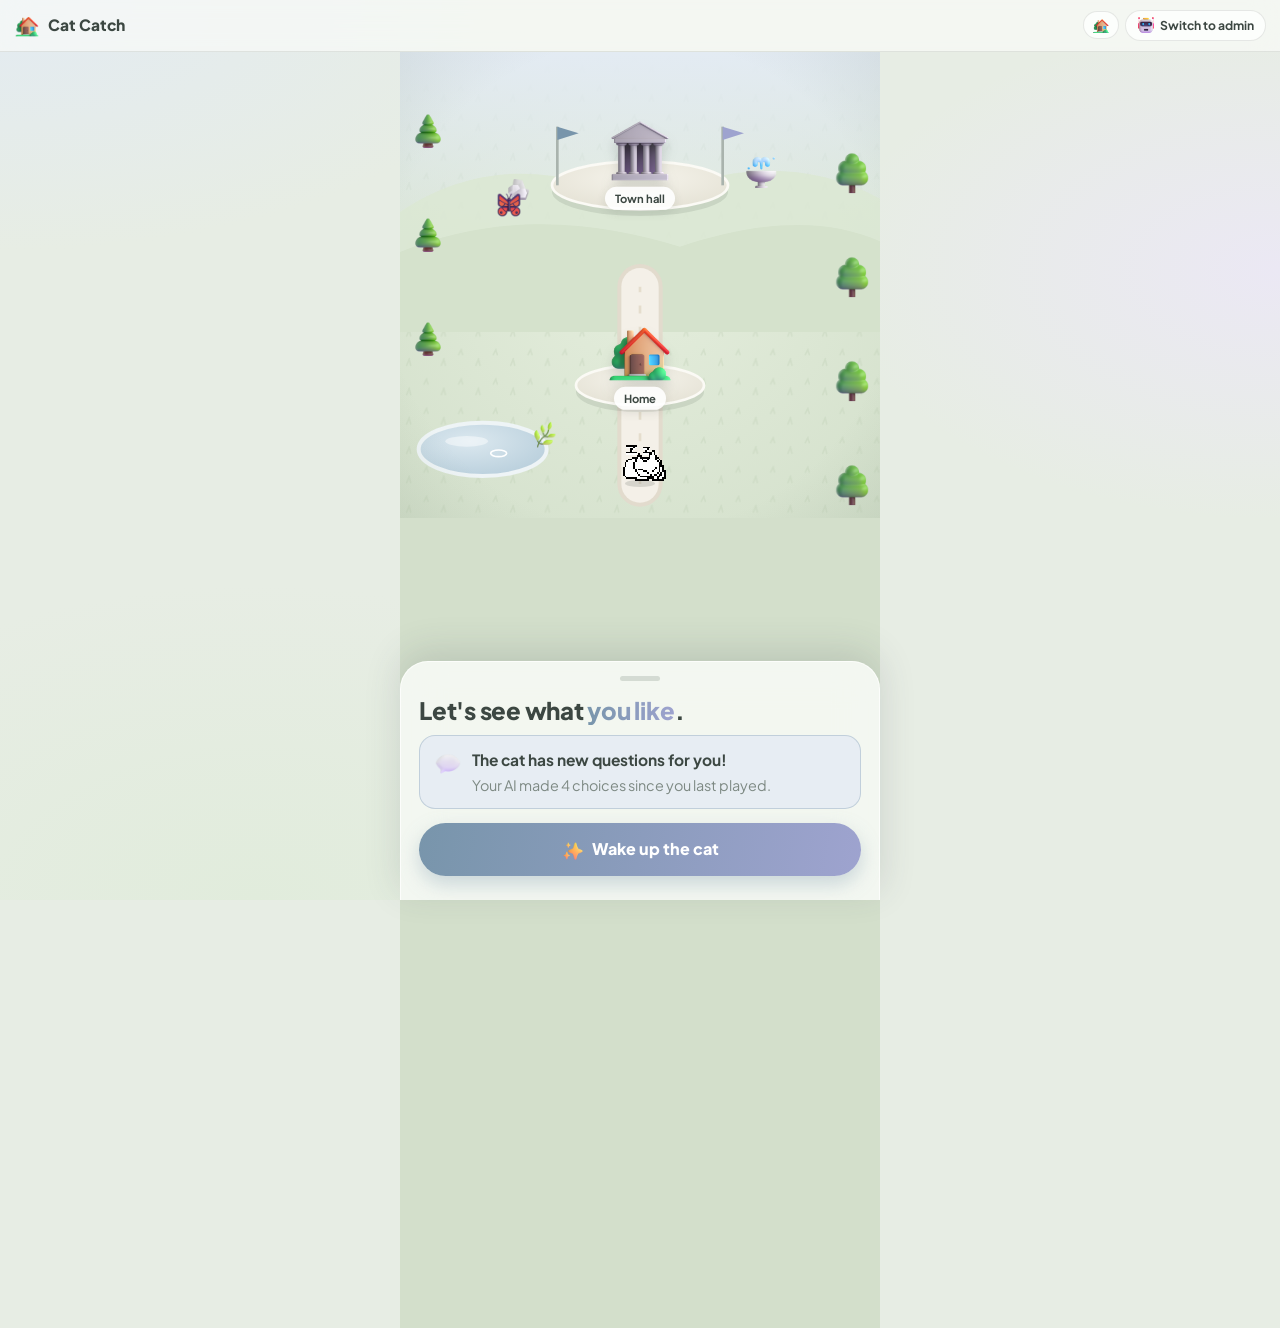
<file: index.html>
<!doctype html>
<html lang="en">
<head>
  <meta charset="utf-8">
  <meta name="viewport" content="width=device-width, initial-scale=1">
  <title>Cat Catch</title>
  <link rel="preconnect" href="https://fonts.googleapis.com">
  <link href="https://fonts.googleapis.com/css2?family=Plus+Jakarta+Sans:wght@400;500;600;700;800&display=swap" rel="stylesheet">
  <link rel="stylesheet" href="styles.css?v=22">
  <link rel="stylesheet" href="admin.css?v=22">
</head>
<body>
  <header class="top">
    <span class="brand"><img src="icons/home.png" alt="">Cat Catch</span>
    <span class="right">
      <span class="pill" id="status">Today</span>
      <button class="pill btnpill iconbtn" id="homebtn" title="Home" aria-label="Home"><img src="icons/home.png" alt=""></button>
      <span id="rolebox"></span>
    </span>
  </header>

  <div class="world"><div class="map" id="map"></div></div>

  <section class="sheet" id="sheet" aria-live="polite"></section>
  <section class="finale" id="finale" hidden></section>
  <section class="adminview" id="adminview" hidden></section>

  <!-- Icons: Fluent Emoji 3D by Microsoft, MIT (icons-LICENSE.txt). Cat: oneko by adryd, MIT (oneko-LICENSE.txt) -->
  <script src="data.js?v=22"></script>
  <script src="store.js?v=22"></script>
  <script src="app.js?v=22"></script>
  <script src="admin.js?v=22"></script>
  <script type="module" src="ai.js?v=22"></script>
</body>
</html>
</file>
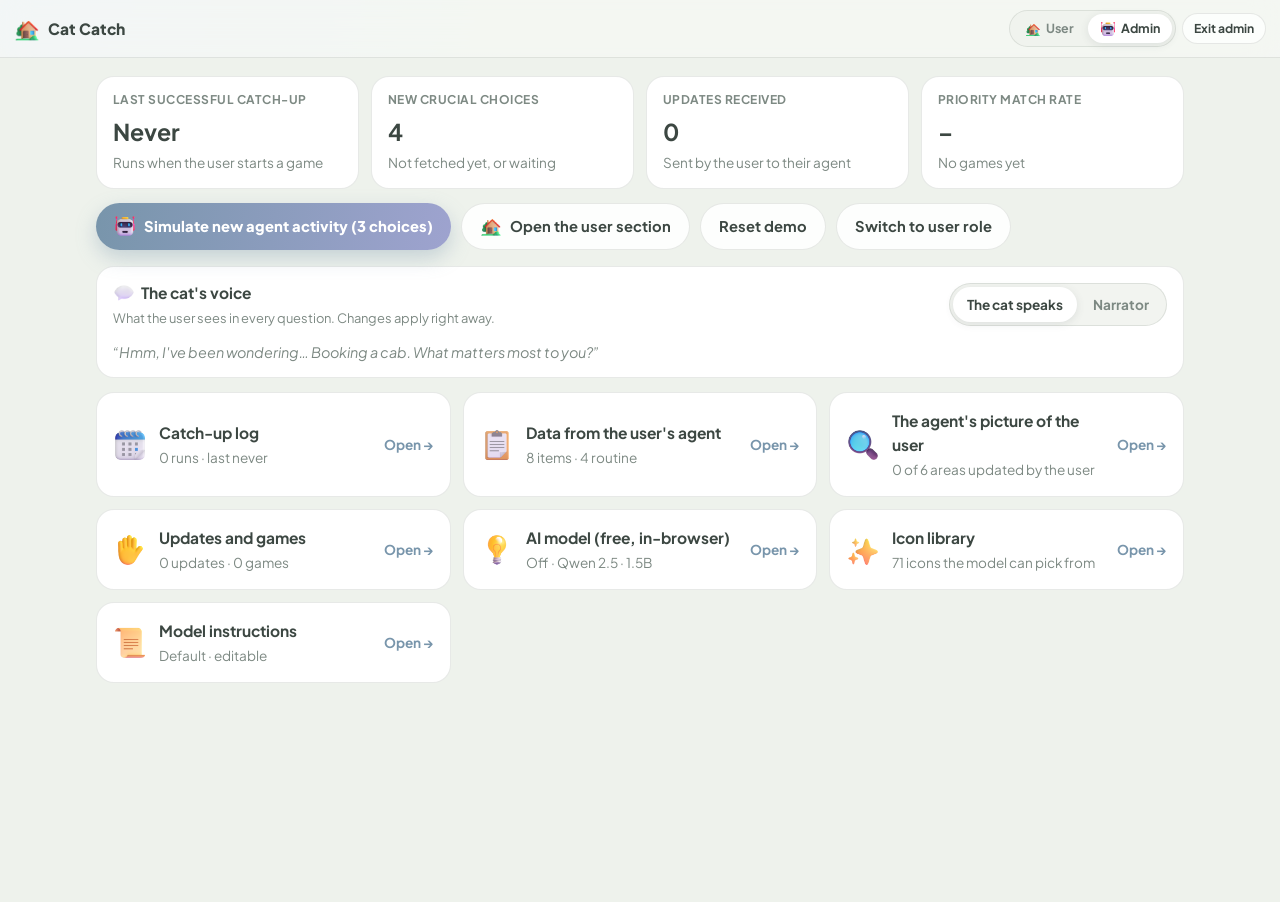
<file: admin.html>
<!doctype html>
<html lang="en"><head><meta charset="utf-8"><title>Cat Catch Admin</title>
<meta http-equiv="refresh" content="0; url=index.html?role=admin">
<script>location.replace("index.html?role=admin");</script></head>
<body><a href="index.html?role=admin">Open Cat Catch as admin</a></body></html>
</file>
<file: styles.css>
/* Soft, calm look: sage, mist blue and lavender. Gentle contrast, glass panels, 3D icons. */
:root {
  --text: #3c4742;
  --muted: #7d8983;
  --line: rgba(120, 135, 125, 0.18);
  --glass: rgba(255, 255, 255, 0.74);
  --glass-strong: rgba(255, 255, 255, 0.88);
  --soft: rgba(240, 243, 238, 0.85);
  --accent: #7895ab;
  --accent-2: #9ea3cf;
  --accent-soft: #e7edf3;
  --ok-bg: #e4efe1;
  --ok-text: #4f7457;
  --fade-bg: #efebe4;
  --fade-text: #8a7f6d;
  --glow: #f2e4ad;
  --road: #f4f0e8;
  --road-edge: #e2dbcd;
  --shadow: 0 10px 30px rgba(70, 85, 90, 0.12);
}

* { box-sizing: border-box; }
[hidden] { display: none !important; }
html { background: #e7ede4; }
body {
  margin: 0; color: var(--text); font: 15.5px/1.55 "Plus Jakarta Sans", "Nunito", system-ui, -apple-system, "Segoe UI", sans-serif;
  background:
    radial-gradient(60% 40% at 0% 0%, #e3ebf2 0%, transparent 70%),
    radial-gradient(50% 40% at 100% 30%, #ebe8f4 0%, transparent 70%),
    radial-gradient(60% 50% at 20% 100%, #e1ecdc 0%, transparent 70%),
    #e7ede4;
  background-attachment: fixed;
}
button { font: inherit; color: inherit; cursor: pointer; }
h1, h2, h3 { line-height: 1.25; margin: 0 0 10px; font-weight: 800; letter-spacing: -0.01em; }
h1 { font-size: 1.5rem; } h2 { font-size: 1.18rem; }
p { margin: 0 0 10px; }
.hl { background: linear-gradient(90deg, var(--accent), var(--accent-2)); -webkit-background-clip: text; background-clip: text; color: transparent; }
.ic { width: 22px; height: 22px; object-fit: contain; vertical-align: -5px; flex: none; }

/* Header */
.top { position: sticky; top: 0; z-index: 20; display: flex; justify-content: space-between; align-items: center; gap: 8px; padding: 10px 14px;
  background: rgba(250, 251, 248, 0.7); backdrop-filter: blur(14px) saturate(1.2); -webkit-backdrop-filter: blur(14px) saturate(1.2); border-bottom: 1px solid var(--line); }
.brand { display: flex; align-items: center; gap: 8px; font-weight: 800; white-space: nowrap; }
.brand img { width: 26px; height: 26px; }
.right { display: flex; gap: 6px; align-items: center; min-width: 0; }
.pill { font-size: 0.76rem; font-weight: 600; color: var(--muted); background: var(--glass); border: 1px solid var(--line); border-radius: 999px; padding: 5px 11px; white-space: nowrap; }
.btnpill { display: inline-flex; align-items: center; gap: 5px; color: var(--text); font-weight: 700; transition: transform 0.15s, background 0.15s; }
.btnpill img { width: 18px; height: 18px; }
.btnpill:hover { background: var(--glass-strong); transform: translateY(-1px); }
@media (max-width: 400px) { #status { display: none; } }

/* Town */
.world { max-width: 480px; margin: 0 auto; padding-bottom: 90vh; background: #d3dfcb; }
.map { position: relative; width: 100%; overflow: hidden; }
.ground { position: absolute; inset: 0; width: 100%; height: 100%; }
.road-edge { fill: none; stroke: var(--road-edge); stroke-width: 34; stroke-linecap: round; }
.road { fill: none; stroke: var(--road); stroke-width: 28; stroke-linecap: round; }
.road-line { fill: none; stroke: #e5ddcd; stroke-width: 2; stroke-dasharray: 6 10; }

.cloud { position: absolute; width: 90px; height: 90px; opacity: 0.3; pointer-events: none; animation: drift 46s linear infinite; z-index: 5; }
.cloud.c1 { top: 8%; left: -25%; }
.cloud.c2 { top: 42%; left: -35%; width: 120px; height: 120px; animation-duration: 60s; animation-delay: -22s; }
@keyframes drift { to { transform: translateX(170vw); } }

.spot { position: absolute; transform: translate(-50%, -60%); display: flex; flex-direction: column; align-items: center; z-index: 3; transition: filter 0.6s, opacity 0.6s; }
.spot .bldg { width: 62px; height: 62px; filter: drop-shadow(0 8px 6px rgba(60, 70, 60, 0.18)); transition: transform 0.4s; }
.plate { margin-top: 2px; background: var(--glass-strong); color: var(--text); font-size: 0.7rem; font-weight: 700; border-radius: 999px; padding: 3px 10px; box-shadow: 0 3px 10px rgba(70, 85, 75, 0.12); white-space: nowrap; }
.badge { position: absolute; top: -8px; right: -14px; }
.badge .ic { width: 26px; height: 26px; }
.spot.locked { filter: grayscale(0.75); opacity: 0.62; }
.spot.here .bldg { animation: hop 1.1s ease-in-out infinite; }
.spot.strong .bldg { filter: drop-shadow(0 0 14px var(--glow)) drop-shadow(0 8px 6px rgba(60, 70, 60, 0.15)); }
.spot.fading { filter: grayscale(0.55); opacity: 0.85; }
#hall .bldg, #home .bldg { width: 70px; height: 70px; }
#hall.glow .bldg { filter: drop-shadow(0 0 20px var(--glow)); animation: hop 1.2s ease-in-out 2; }
@keyframes hop { 0%, 100% { transform: translateY(0); } 50% { transform: translateY(-6px); } }

/* The cat */
.cat { position: absolute; z-index: 6; width: 32px; height: 32px; transform: translate(-50%, -100%); pointer-events: none; }
.cat-sprite { width: 32px; height: 32px; background-image: url("oneko.gif"); background-repeat: no-repeat; image-rendering: pixelated; transform: scale(1.7); transform-origin: 50% 100%; }
.cat::after { content: ""; position: absolute; left: 50%; bottom: -3px; width: 30px; height: 7px; margin-left: -15px; border-radius: 50%; background: rgba(60, 70, 60, 0.16); z-index: -1; }
.zz { position: absolute; left: 46px; top: -6px; font-size: 0.8rem; font-weight: 800; color: var(--muted); opacity: 0; }
.zz.on { animation: zz 2.4s ease-in-out infinite; }
@keyframes zz { 0% { opacity: 0; transform: translateY(6px); } 40% { opacity: 0.9; } 100% { opacity: 0; transform: translateY(-10px); } }

/* Bottom sheet (glass) */
.sheet {
  position: fixed; left: 50%; bottom: 0; z-index: 30; width: min(480px, 100%); max-height: min(80vh, calc(100vh - 170px)); overflow-y: auto;
  transform: translate(-50%, 110%); background: var(--glass); backdrop-filter: blur(20px) saturate(1.3); -webkit-backdrop-filter: blur(20px) saturate(1.3);
  border: 1px solid rgba(255, 255, 255, 0.7); border-bottom: 0; border-radius: 28px 28px 0 0; padding: 20px 18px 24px;
  box-shadow: 0 -10px 36px rgba(60, 70, 80, 0.16); transition: transform 0.45s cubic-bezier(.2, .9, .3, 1.15);
}
.sheet.open { transform: translate(-50%, 0); }
.sheet::before { content: ""; display: block; width: 40px; height: 5px; border-radius: 3px; background: rgba(120, 135, 125, 0.25); margin: -6px auto 14px; }
.kicker { display: flex; justify-content: space-between; align-items: center; font-size: 0.75rem; font-weight: 800; letter-spacing: 0.06em; text-transform: uppercase; color: var(--accent); margin: 0 0 10px; }
.kicker.center { justify-content: center; }
.kplace { display: inline-flex; align-items: center; gap: 6px; }
.count { color: var(--muted); font-weight: 700; letter-spacing: 0; text-transform: none; background: var(--soft); border-radius: 999px; padding: 2px 9px; }
.lead { color: var(--muted); }
.context { background: var(--glass-strong); border: 1px solid var(--line); border-radius: 16px; padding: 12px 14px; }
.chips { display: flex; flex-wrap: wrap; gap: 6px; margin-bottom: 8px; }
.qtype, .src { display: inline-flex; align-items: center; gap: 4px; font-size: 0.72rem; font-weight: 700; border-radius: 999px; padding: 3px 10px; }
.qtype { color: #fff; background: linear-gradient(90deg, var(--accent), var(--accent-2)); }
.src { color: var(--muted); background: var(--soft); border: 1px solid var(--line); }
.src .ic { width: 15px; height: 15px; vertical-align: -3px; }
.opts { display: grid; gap: 9px; margin-top: 4px; }
.opt { text-align: left; border: 1px solid var(--line); background: var(--glass-strong); border-radius: 16px; padding: 13px 15px; font-weight: 600;
  box-shadow: 0 2px 6px rgba(70, 85, 90, 0.05); transition: border-color 0.15s, transform 0.15s, background 0.15s, box-shadow 0.15s; }
.opt:hover, .opt:focus-visible { border-color: var(--accent); background: #fff; outline: none; transform: translateY(-1px); box-shadow: 0 6px 16px rgba(120, 149, 171, 0.18); }
.opt:active { transform: scale(0.98); }

.why { display: grid; grid-template-columns: 1fr; gap: 8px; margin-bottom: 8px; }
.why > div { border-radius: 16px; padding: 11px 12px; border: 1px solid var(--line); }
.why .me { background: linear-gradient(160deg, #eef3f7, #f3f1f9); }
.why .ag { background: var(--glass-strong); }
.why small { display: flex; align-items: center; gap: 4px; font-size: 0.7rem; font-weight: 800; letter-spacing: 0.06em; text-transform: uppercase; color: var(--muted); }
.why small .ic { width: 16px; height: 16px; }
.why p { margin: 3px 0 0; font-weight: 700; line-height: 1.35; }
.match { font-size: 0.9rem; color: var(--muted); margin-bottom: 10px; }
.verdict { display: flex; gap: 12px; align-items: center; border-radius: 16px; padding: 12px 14px; }
.verdict .vi { width: 34px; height: 34px; }
.verdict b { display: block; }
.verdict span { font-size: 0.9rem; }
.verdict.ok { background: var(--ok-bg); color: var(--ok-text); }
.verdict.fade { background: var(--fade-bg); color: var(--fade-text); }
.fixbox { margin-top: 12px; border: 1.5px dashed rgba(120, 149, 171, 0.4); border-radius: 16px; padding: 12px; }
.fixbox p { margin: 0 0 8px; color: var(--muted); font-size: 0.92rem; }
.done { display: flex; gap: 8px; align-items: center; color: var(--ok-text) !important; font-weight: 700; margin: 0 !important; }

.btn { display: flex; align-items: center; justify-content: center; gap: 8px; width: 100%; margin-top: 14px; border: 0; border-radius: 999px; padding: 14px 20px;
  background: linear-gradient(100deg, var(--accent), var(--accent-2)); color: #fff; font-weight: 800; font-size: 1rem;
  box-shadow: 0 8px 20px rgba(120, 149, 171, 0.35); transition: transform 0.15s, box-shadow 0.15s; }
.btn:hover { transform: translateY(-1px); box-shadow: 0 10px 24px rgba(120, 149, 171, 0.42); }
.btn.soft { margin-top: 0; justify-content: flex-start; text-align: left; background: var(--accent-soft); color: var(--text); box-shadow: none; font-weight: 700; border-radius: 14px; padding: 12px 14px; }
.btn.ghost { background: var(--glass-strong); color: var(--text); border: 1px solid var(--line); box-shadow: none; margin-top: 10px; font-weight: 700; }

/* Ending and Behind the town: overlays */
.finale, .behind { position: fixed; inset: 0; z-index: 40; background: rgba(60, 70, 70, 0.22); backdrop-filter: blur(6px); -webkit-backdrop-filter: blur(6px); overflow-y: auto; padding: 18px 12px; animation: fade 0.5s ease; }
.behind { z-index: 50; }
.card, .panel { max-width: 470px; margin: 0 auto; background: rgba(250, 251, 249, 0.92);
  border: 1px solid rgba(255, 255, 255, 0.8); border-radius: 30px; padding: 22px 16px; box-shadow: var(--shadow); animation: rise 0.55s cubic-bezier(.2, .9, .3, 1.15); }
.score { display: flex; gap: 16px; align-items: center; margin-bottom: 14px; }
.score h1 { font-size: 1.3rem; margin-bottom: 4px; }
.score .lead { font-size: 0.9rem; margin: 0; }
.ring { --p: 50; flex: none; width: 104px; height: 104px; border-radius: 50%; display: grid; place-items: center;
  background: conic-gradient(var(--accent) calc(var(--p) * 1%), rgba(120, 135, 125, 0.15) 0); }
.ring span { width: 80px; height: 80px; border-radius: 50%; background: #fafbf9; display: flex; align-items: baseline; justify-content: center; padding-top: 18px; font-size: 2rem; font-weight: 800; }
.ring small { font-size: 1rem; color: var(--muted); }
.bento { display: grid; grid-template-columns: 1fr 1fr; gap: 10px; }
.tile { background: var(--glass-strong); border: 1px solid var(--line); border-radius: 20px; padding: 13px; grid-column: span 2; }
.tile h3 { display: flex; align-items: center; gap: 6px; font-size: 0.74rem; letter-spacing: 0.06em; text-transform: uppercase; color: var(--muted); margin: 0 0 10px; }
@media (min-width: 440px) { .tile { grid-column: span 1; } .tile.wide { grid-column: span 2; } }
.skills, .plain, .gains, .chiplist { list-style: none; padding: 0; margin: 0; display: grid; gap: 7px; }
.skills li { display: flex; gap: 10px; align-items: center; border-radius: 14px; padding: 9px 11px; background: var(--soft); }
.skills li .ic { width: 26px; height: 26px; }
.skills li div { flex: 1; display: flex; flex-direction: column; }
.skills small { color: var(--muted); font-size: 0.8rem; }
.tag { font-size: 0.72rem; font-weight: 800; border-radius: 999px; padding: 3px 10px; }
.skills .ok .tag { background: var(--ok-bg); color: var(--ok-text); }
.skills .fade .tag { background: var(--fade-bg); color: var(--fade-text); }
.chiplist { display: flex; flex-wrap: wrap; gap: 6px; }
.chiplist li { font-size: 0.82rem; font-weight: 700; background: linear-gradient(160deg, #eef3f7, #f3f1f9); border: 1px solid var(--line); border-radius: 999px; padding: 5px 11px; }
.plain li { font-size: 0.88rem; background: var(--soft); border-radius: 12px; padding: 8px 10px; }
.gains li { display: flex; gap: 10px; align-items: center; background: var(--soft); border-radius: 14px; padding: 9px 11px; font-size: 0.92rem; }
.gains .ic { width: 26px; height: 26px; }
.closing { text-align: center; font-size: 1.1rem; font-weight: 700; margin: 18px 0 0; }
.closing span { background: linear-gradient(90deg, var(--accent), var(--accent-2)); -webkit-background-clip: text; background-clip: text; color: transparent; }

/* Behind the town */
.phead { display: flex; justify-content: space-between; align-items: center; }
.phead h2 { margin: 0; }
.x { border: 1px solid var(--line); background: var(--glass-strong); border-radius: 50%; width: 34px; height: 34px; }
.seg { display: grid; grid-template-columns: 1fr 1fr; gap: 4px; background: var(--soft); border: 1px solid var(--line); border-radius: 999px; padding: 4px; margin: 14px 0; }
.seg button { display: flex; align-items: center; justify-content: center; gap: 5px; border: 0; background: transparent; border-radius: 999px; padding: 8px 6px; font-size: 0.8rem; font-weight: 700; color: var(--muted); }
.seg button .ic { width: 18px; height: 18px; }
.seg button.on { background: #fff; color: var(--text); box-shadow: 0 3px 10px rgba(70, 85, 90, 0.1); }
.flow { display: flex; align-items: center; gap: 4px; margin-bottom: 12px; }
.flow span { flex: 1; display: flex; flex-direction: column; align-items: center; text-align: center; gap: 2px; background: var(--glass-strong); border: 1px solid var(--line); border-radius: 16px; padding: 10px 4px; font-size: 0.72rem; color: var(--muted); }
.flow span .ic { width: 28px; height: 28px; }
.flow b { font-size: 1.2rem; color: var(--text); }
.flow i { color: var(--muted); font-style: normal; }
.log { list-style: none; padding: 0; margin: 0; display: grid; gap: 8px; }
.log li { display: flex; gap: 10px; align-items: flex-start; border-radius: 16px; padding: 11px 12px; border: 1px solid var(--line); }
.log li .ic { width: 30px; height: 30px; margin-top: 2px; }
.log li div { display: flex; flex-direction: column; gap: 2px; min-width: 0; }
.log .when { font-size: 0.7rem; font-weight: 800; letter-spacing: 0.05em; text-transform: uppercase; color: var(--muted); }
.log b { font-weight: 700; line-height: 1.35; }
.log small { color: var(--muted); font-size: 0.82rem; }
.log .pick { align-self: flex-start; margin-top: 4px; font-size: 0.72rem; font-weight: 700; border-radius: 999px; padding: 3px 9px; }
.log .used { background: var(--glass-strong); }
.log .used .pick { color: #fff; background: linear-gradient(90deg, var(--accent), var(--accent-2)); }
.log .skipped { background: transparent; opacity: 0.72; }
.log .skipped .ic { filter: grayscale(0.7); }
.log .skipped .pick { color: var(--muted); background: var(--soft); }
.more { text-align: center; color: var(--muted); font-size: 0.85rem; margin-top: 12px; }
.steps { display: grid; gap: 8px; }
.step { display: flex; gap: 10px; background: var(--glass-strong); border: 1px solid var(--line); border-radius: 16px; padding: 12px; }
.step .ic { width: 30px; height: 30px; }
.step ul { margin: 4px 0 0; padding-left: 18px; font-size: 0.9rem; }
.step li { margin-bottom: 3px; }
.panel h3 { font-size: 0.74rem; letter-spacing: 0.06em; text-transform: uppercase; color: var(--muted); margin: 16px 0 8px; }
pre { margin: 0; background: #eef1f3; border: 1px solid var(--line); border-radius: 16px; padding: 12px; font: 0.75rem/1.5 ui-monospace, "SF Mono", Consolas, monospace; color: #4a5560; white-space: pre-wrap; word-break: break-word; }

@keyframes fade { from { opacity: 0; } }
@keyframes rise { from { transform: translateY(26px); opacity: 0; } }
@media (prefers-reduced-motion: reduce) { .cloud, .spot.here .bldg, .zz.on { animation: none !important; } }

/* Editable model instructions (like project instructions) */
.editor { background: var(--glass-strong); border: 1px solid var(--line); border-radius: 18px; overflow: hidden; }
.ehead { display: flex; align-items: center; gap: 8px; padding: 10px 12px; border-bottom: 1px solid var(--line); }
.ehead b { flex: 1; }
#estate { font-size: 0.72rem; font-weight: 700; color: var(--muted); background: var(--soft); border-radius: 999px; padding: 2px 9px; }
#instr { display: block; width: 100%; min-height: 360px; resize: vertical; border: 0; padding: 12px; background: transparent; color: var(--text);
  font: 0.8rem/1.6 ui-monospace, "SF Mono", Consolas, monospace; outline: none; }
#instr:focus { background: #fff; }
.eacts { display: flex; gap: 8px; padding: 10px 12px; border-top: 1px solid var(--line); }
.btn.small { margin: 0; padding: 10px 14px; font-size: 0.85rem; }
.note { color: var(--muted); font-size: 0.82rem; margin: 8px 2px 0; }
.chiplist li .ic { width: 16px; height: 16px; vertical-align: -3px; margin-right: 4px; }

/* Priority vs agent */
.aims { list-style: none; padding: 0; margin: 0 0 4px; display: grid; gap: 8px; }
.aims li { display: flex; gap: 10px; align-items: center; background: var(--glass-strong); border: 1px solid var(--line); border-radius: 14px; padding: 10px 12px; font-size: 0.92rem; }
.aims .ic { width: 28px; height: 28px; }
.qtype .ic { width: 15px; height: 15px; vertical-align: -3px; }
.opts.grid2 { grid-template-columns: 1fr 1fr; }
.opts.grid2 .opt { text-align: center; padding: 16px 10px; font-weight: 700; }
.vs { display: grid; grid-template-columns: 1fr 1fr; gap: 8px; margin-bottom: 10px; }
.vs > div { border-radius: 16px; padding: 11px 12px; border: 1px solid var(--line); }
.vs .me { background: linear-gradient(160deg, #eef3f7, #f3f1f9); }
.vs .ag { background: var(--glass-strong); }
.vs small { display: flex; align-items: center; gap: 4px; font-size: 0.68rem; font-weight: 800; letter-spacing: 0.05em; text-transform: uppercase; color: var(--muted); }
.vs small .ic { width: 15px; height: 15px; }
.vs p { margin: 4px 0 0; font-weight: 800; font-size: 1.05rem; }
.verdict span { display: block; margin-top: 2px; }
.pt { width: 100%; border-collapse: separate; border-spacing: 0 6px; font-size: 0.86rem; }
.pt th { text-align: left; font-size: 0.68rem; letter-spacing: 0.05em; text-transform: uppercase; color: var(--muted); font-weight: 800; padding: 0 6px; }
.pt td { background: var(--soft); padding: 9px 6px; font-weight: 600; }
.pt td:first-child { border-radius: 12px 0 0 12px; padding-left: 8px; white-space: nowrap; }
.pt td:last-child { border-radius: 0 12px 12px 0; }
.pt td .ic { width: 20px; height: 20px; margin-right: 5px; vertical-align: -5px; }
.pt .m { text-align: center; font-weight: 800; }
.pt .ok .m { color: var(--ok-text); }
.pt .fade .m { color: var(--fade-text); }
.skills .ok .tag { background: var(--ok-bg); color: var(--ok-text); }

/* Something else: your own priority */
.opts.grid2 .other { grid-column: span 2; display: flex; align-items: center; justify-content: center; gap: 6px; border-style: dashed; color: var(--muted); background: transparent; }
.opts.grid2 .other .ic { width: 20px; height: 20px; }
.own label { display: block; font-weight: 700; margin: 4px 0 8px; }
.ownrow { display: flex; gap: 8px; }
.ownrow input { flex: 1; min-width: 0; border: 1px solid var(--accent); border-radius: 14px; padding: 12px 14px; font: inherit; color: var(--text); background: #fff; outline: none; box-shadow: 0 0 0 4px var(--accent-soft); }
.ownrow .btn { width: auto; flex: none; }

/* Back buttons */
.back { display: block; margin: 10px auto 0; border: 0; background: transparent; color: var(--muted); font-weight: 700; font-size: 0.9rem; padding: 8px 12px; border-radius: 999px; }
.back:hover, .back:focus-visible { background: var(--soft); color: var(--text); outline: none; }

.ownhead { display: flex; align-items: center; justify-content: space-between; gap: 8px; margin: 4px 0 8px; }
.ownhead label { margin: 0; }
.ownhead .back { margin: 0; flex: none; background: var(--soft); border: 1px solid var(--line); padding: 6px 12px; }

/* Livelier map */
.trail { fill: none; stroke: #b7c7dc; stroke-width: 9; stroke-linecap: round; opacity: 0.85; }
.ground .tree { transform-box: fill-box; transform-origin: 50% 100%; animation: sway 4.5s ease-in-out infinite alternate; }
@keyframes sway { from { transform: rotate(-2.5deg); } to { transform: rotate(2.5deg); } }
.ground .flag { transform-box: fill-box; transform-origin: 0 50%; animation: flag 1.6s ease-in-out infinite alternate; }
@keyframes flag { from { transform: scaleX(1); } to { transform: scaleX(0.8) skewY(4deg); } }
.ground .ripple { transform-box: fill-box; transform-origin: center; animation: ripple 3s ease-out infinite; }
@keyframes ripple { from { transform: scale(0.6); opacity: 0.9; } to { transform: scale(3); opacity: 0; } }
.fly { position: absolute; width: 26px; height: 26px; top: 30%; left: 20%; z-index: 5; pointer-events: none; animation: fly 26s ease-in-out infinite; }
@keyframes fly {
  0% { transform: translate(0, 0) rotate(-8deg); } 20% { transform: translate(120px, -40px) rotate(10deg); }
  40% { transform: translate(200px, 30px) rotate(-6deg); } 60% { transform: translate(90px, 90px) rotate(8deg); }
  80% { transform: translate(-20px, 40px) rotate(-10deg); } 100% { transform: translate(0, 0) rotate(-8deg); }
}
.num { display: grid; place-items: center; width: 22px; height: 22px; border-radius: 50%; background: #fff; color: var(--accent); font-size: 0.72rem; font-weight: 800; box-shadow: 0 2px 6px rgba(70, 85, 90, 0.18); }
.spot.locked .num { filter: none; }
.spot .plate { position: relative; z-index: 1; }
@media (prefers-reduced-motion: reduce) { .ground .tree, .ground .flag, .ground .ripple, .fly { animation: none !important; } }

/* Catch-up, taste checks and sending updates */
.dots { display: flex; gap: 6px; margin: 6px 0 4px; }
.dots i { width: 9px; height: 9px; border-radius: 50%; background: var(--accent); opacity: 0.3; animation: dot 1s infinite ease-in-out; }
.dots i:nth-child(2) { animation-delay: 0.15s; } .dots i:nth-child(3) { animation-delay: 0.3s; }
@keyframes dot { 50% { opacity: 1; transform: translateY(-3px); } }
h2 .ic { width: 24px; height: 24px; }
.hint { color: var(--muted); font-size: 0.88rem; margin: -2px 0 8px; }
.rank .opt { position: relative; }
.rank .rn { position: absolute; top: 6px; left: 8px; min-width: 20px; height: 20px; border-radius: 50%; font-size: 0.75rem; font-weight: 800; color: #fff; background: transparent; display: grid; place-items: center; }
.rank .opt.picked { border-color: var(--accent); background: var(--accent-soft); }
.rank .opt.picked .rn { background: linear-gradient(135deg, var(--accent), var(--accent-2)); }
.ord { font-size: 0.92rem !important; line-height: 1.45 !important; }
.followed { display: flex; gap: 6px; align-items: center; color: var(--ok-text); font-weight: 700; font-size: 0.9rem; margin: 10px 0 0; }
.sendlist { list-style: none; padding: 0; margin: 0 0 4px; display: grid; gap: 7px; }
.sendlist label { display: flex; gap: 10px; align-items: flex-start; background: var(--soft); border-radius: 14px; padding: 10px 12px; font-size: 0.92rem; cursor: pointer; }
.sendlist input { margin-top: 3px; width: 17px; height: 17px; accent-color: var(--accent); flex: none; }
.btn:disabled { opacity: 0.5; cursor: default; transform: none; box-shadow: none; }

/* Back navigation row */
.navrow { display: flex; justify-content: space-between; gap: 8px; margin-top: 6px; }
.navrow:has(> :only-child) { justify-content: center; }
.navrow .back { margin: 0; }
.card > .navrow { justify-content: flex-start; margin: -6px 0 6px; }
.sentlist li { display: block; }

/* The cat talks */
.catface { display: inline-block; flex: none; width: 32px; height: 32px; background: url("oneko.gif") -96px -96px no-repeat; image-rendering: pixelated; }
.catface.big { transform: scale(1.3); margin: 4px; }
.bubble { display: flex; gap: 10px; align-items: flex-start; margin-bottom: 10px; }
.bubble .who { flex: none; width: 46px; height: 46px; border-radius: 50%; background: var(--accent-soft); display: grid; place-items: center; }
.bubble > div { position: relative; flex: 1; background: var(--glass-strong); border: 1px solid var(--line); border-radius: 4px 18px 18px 18px; padding: 10px 13px; }
.bubble small { display: block; color: var(--accent); font-weight: 700; font-size: 0.82rem; margin-bottom: 2px; }
.bubble h2 { margin: 0; font-size: 1.08rem; }
.narr { color: var(--accent); font-weight: 700; font-size: 0.86rem; margin: 0 0 2px; font-style: italic; }
.react { display: flex; gap: 12px; align-items: center; border-radius: 18px; padding: 14px; margin-bottom: 10px; }
.react.ok { background: var(--ok-bg); }
.react.new { background: var(--accent-soft); }
.react b { display: block; font-size: 1.15rem; }
.react .mine { display: block; color: var(--muted); font-size: 0.9rem; margin-top: 2px; }
.askai { border: 1.5px dashed rgba(120, 149, 171, 0.45); border-radius: 16px; padding: 12px; margin-bottom: 4px; }
.askai p { margin: 0 0 8px; font-weight: 700; }
.yn { display: flex; gap: 8px; }
.yn .btn { flex: 1; }
.done.quiet { color: var(--muted) !important; }
.thanks { text-align: center; padding: 6px 0 12px; }
.thanks .catface { margin: 6px auto 10px; display: block; }
.card .tile { margin-bottom: 4px; }
#status:empty { display: none; }

/* The cat thinking (in-browser AI) */
.bar { height: 10px; border-radius: 999px; background: var(--soft); overflow: hidden; margin: 8px 0 6px; }
.bar i { display: block; height: 100%; width: 3%; border-radius: 999px; background: linear-gradient(90deg, var(--accent), var(--accent-2)); transition: width 0.3s; }

/* Tap-to-rank answers */
.opts.rank { grid-template-columns: 1fr; gap: 8px; margin-bottom: 12px; }
.opts.rank .opt { display: flex; align-items: center; gap: 12px; padding: 12px 14px; font-weight: 650; }
.opts.rank .rn { position: static; flex: none; width: 26px; height: 26px; min-width: 0; border-radius: 50%; border: 2px solid var(--line); background: #fff; color: #fff; font-size: 0.8rem; font-weight: 800; display: grid; place-items: center; }
.opts.rank .opt.picked { border-color: var(--accent); background: var(--accent-soft); }
.opts.rank .opt.picked .rn { border-color: transparent; background: linear-gradient(135deg, var(--accent), var(--accent-2)); }
.opts.rank .other { justify-content: center; gap: 6px; border-style: dashed; color: var(--muted); background: transparent; }
.opts.rank .other .ic { width: 20px; height: 20px; }

/* Confirmation after Yes / No, with Back to choose again */
.confirm { display: flex; gap: 10px; align-items: flex-start; border-radius: 16px; padding: 12px 14px; margin-bottom: 4px; }
.confirm.ok { background: var(--ok-bg); }
.confirm.quiet { background: var(--soft); border: 1px solid var(--line); }
.confirm > .ic { width: 28px; height: 28px; flex: none; margin-top: 2px; }
.confirm b { display: block; color: var(--text); }
.confirm.ok b { color: var(--ok-text); }
.confirm span { display: block; color: var(--muted); font-size: 0.9rem; margin-top: 2px; }
.confirm .back { margin: 8px 0 0; background: #fff; border: 1px solid var(--line); padding: 6px 12px; }

/* Reminder on the home screen, and the copy button on the end screen */
.remind { display: flex; gap: 10px; align-items: flex-start; background: var(--accent-soft); border: 1px solid rgba(120, 149, 171, 0.35); border-radius: 16px; padding: 12px 14px; margin: 4px 0 14px; }
.remind > .ic { width: 28px; height: 28px; flex: none; margin-top: 2px; animation: nudge 2.4s ease-in-out infinite; }
.remind b { display: block; }
.remind span { display: block; color: var(--muted); font-size: 0.9rem; margin-top: 2px; }
@keyframes nudge { 0%, 70%, 100% { transform: rotate(0); } 78% { transform: rotate(-12deg); } 86% { transform: rotate(10deg); } 94% { transform: rotate(-6deg); } }
@media (prefers-reduced-motion: reduce) { .remind > .ic { animation: none; } }
#copyai { margin-top: 10px; width: 100%; }
.copied { margin: 8px 0 0; color: var(--ok-text) !important; }

/* How to answer: highlighted above the options */
.howto { display: flex; gap: 12px; align-items: center; background: var(--accent-soft); border: 1.5px solid rgba(120, 149, 171, 0.45); border-radius: 16px; padding: 10px 12px; margin: 4px 0 12px; }
.howto b { display: block; font-size: 0.95rem; }
.howto span:not(.steps) { display: block; color: var(--muted); font-size: 0.86rem; margin-top: 2px; }
.howto .steps { display: flex; flex: none; }
.howto .steps i { width: 22px; height: 22px; border-radius: 50%; display: grid; place-items: center; font-style: normal; font-size: 0.72rem; font-weight: 800; color: #fff;
  background: linear-gradient(135deg, var(--accent), var(--accent-2)); border: 2px solid #fff; margin-left: -6px; animation: pop 2.4s ease-in-out infinite; }
.howto .steps i:first-child { margin-left: 0; }
.howto .steps i:nth-child(2) { animation-delay: 0.2s; opacity: 0.85; }
.howto .steps i:nth-child(3) { animation-delay: 0.4s; opacity: 0.7; }
@keyframes pop { 0%, 60%, 100% { transform: translateY(0); } 70% { transform: translateY(-3px); } }
@media (prefers-reduced-motion: reduce) { .howto .steps i { animation: none; } }
</file>
<file: admin.css>
/* Admin page: wide, calm dashboard on the same palette */
.wrap { max-width: 1120px; margin: 0 auto; padding: 18px 16px 40px; }
.stats { display: grid; grid-template-columns: repeat(4, 1fr); gap: 12px; margin-bottom: 14px; }
.stat { background: #fff; border: 1px solid var(--line); border-radius: 18px; padding: 14px 16px; }
.stat small { display: block; color: var(--muted); font-weight: 700; font-size: 0.75rem; letter-spacing: 0.04em; text-transform: uppercase; }
.stat b { display: block; font-size: 1.45rem; margin-top: 4px; }
.stat span { color: var(--muted); font-size: 0.85rem; }
.actions { display: flex; flex-wrap: wrap; gap: 10px; margin-bottom: 16px; }
.actions .btn { width: auto; margin: 0; padding: 11px 18px; font-size: 0.92rem; }
.grid { display: grid; grid-template-columns: 1fr 1fr; gap: 14px; }
.panel2 { background: #fff; border: 1px solid var(--line); border-radius: 20px; padding: 16px; min-width: 0; }
.panel2.full { grid-column: 1 / -1; }
.panel2 h2 { display: flex; align-items: center; gap: 8px; font-size: 1.02rem; margin: 0 0 4px; }
.panel2 h2 .ic { width: 22px; height: 22px; }
.panel2 .lead { font-size: 0.88rem; margin-bottom: 10px; }
.tbl { width: 100%; border-collapse: collapse; font-size: 0.86rem; }
.tbl th { text-align: left; color: var(--muted); font-size: 0.72rem; letter-spacing: 0.04em; text-transform: uppercase; padding: 6px 8px; border-bottom: 1px solid var(--line); }
.tbl td { padding: 8px; border-bottom: 1px solid var(--line); vertical-align: top; }
.tbl tr:last-child td { border-bottom: 0; }
.scroll { max-height: 340px; overflow: auto; }
.tag { white-space: nowrap; }
.tag.new { background: var(--accent-soft); color: var(--accent); }
.tag.asked { background: var(--ok-bg); color: var(--ok-text); }
.tag.wait { background: #efedff; color: #6b6aa8; }
.tag.skip { background: var(--fade-bg); color: var(--fade-text); }
.muted { color: var(--muted); }
.empty { color: var(--muted); font-size: 0.9rem; padding: 8px 0; }
.chain { font-weight: 600; }
.admin .editor textarea, .admin #instr { min-height: 300px; }
@media (max-width: 820px) { .stats { grid-template-columns: 1fr 1fr; } .grid { grid-template-columns: 1fr; } }
.actions a.btn { text-decoration: none; }

/* One app, two sections */
.adminview { position: relative; z-index: 15; min-height: calc(100vh - 56px); background: #eef2ec; }
body.in-admin .world, body.in-admin .sheet, body.in-admin .finale, body.in-admin #homebtn, body.in-admin #status { display: none !important; }
.tabs { display: inline-flex; background: var(--soft); border: 1px solid var(--line); border-radius: 999px; padding: 3px; gap: 2px; }
.tabs button { display: inline-flex; align-items: center; gap: 5px; border: 0; background: transparent; border-radius: 999px; padding: 5px 12px; font-size: 0.78rem; font-weight: 700; color: var(--muted); }
.tabs button .ic { width: 16px; height: 16px; }
.tabs button.on { background: #fff; color: var(--text); box-shadow: 0 2px 8px rgba(70, 85, 90, 0.12); }
.iconbtn { padding: 4px 8px; }
.iconbtn img { width: 18px; height: 18px; }
.cards { display: grid; grid-template-columns: repeat(auto-fill, minmax(300px, 1fr)); gap: 12px; }
.acard { display: flex; align-items: center; gap: 12px; text-align: left; background: #fff; border: 1px solid var(--line); border-radius: 18px; padding: 16px; transition: transform 0.15s, box-shadow 0.15s; }
.acard:hover { transform: translateY(-2px); box-shadow: var(--shadow); }
.acard .ic { width: 34px; height: 34px; }
.acard span { flex: 1; display: flex; flex-direction: column; gap: 2px; }
.acard small { color: var(--muted); font-size: 0.85rem; }
.acard i { font-style: normal; color: var(--accent); font-weight: 700; font-size: 0.85rem; white-space: nowrap; }
h3.sub { font-size: 0.95rem; margin: 6px 0 2px; }
#rolebox { display: inline-flex; gap: 6px; align-items: center; }
@media (max-width: 520px) { #rolebox .tabs button { padding: 5px 9px; } #roleout { display: none; } #status { display: none; } }

.voicebox { display: flex; flex-wrap: wrap; align-items: center; gap: 12px 16px; background: #fff; border: 1px solid var(--line); border-radius: 18px; padding: 14px 16px; margin-bottom: 14px; }
.voicebox > div:first-child { flex: 1; min-width: 220px; }
.voicebox b { display: flex; align-items: center; gap: 6px; }
.voicebox b .ic { width: 22px; height: 22px; }
.voicebox small { color: var(--muted); }
.vtabs button { padding: 7px 14px; font-size: 0.85rem; }
.vprev { flex-basis: 100%; margin: 0; color: var(--muted); font-size: 0.9rem; font-style: italic; }
.iconlib { display: grid; grid-template-columns: repeat(auto-fill, minmax(110px, 1fr)); gap: 8px; margin-bottom: 8px; }
.iconlib span { display: flex; flex-direction: column; align-items: center; text-align: center; gap: 2px; background: var(--soft); border-radius: 14px; padding: 10px 6px; }
.iconlib .ic { width: 36px; height: 36px; }
.iconlib b { font-size: 0.82rem; }
.iconlib small { color: var(--muted); font-size: 0.72rem; font-family: ui-monospace, Consolas, monospace; }
.tbl td .ic { width: 26px; height: 26px; }

.aibox { background: var(--soft); border-radius: 18px; padding: 14px; margin-bottom: 12px; display: grid; gap: 14px; }
.airow { display: flex; align-items: center; justify-content: space-between; gap: 12px; flex-wrap: wrap; }
.airow.col { flex-direction: column; align-items: stretch; }
.aim { display: flex; gap: 10px; align-items: flex-start; background: #fff; border: 1px solid var(--line); border-radius: 14px; padding: 10px 12px; cursor: pointer; }
.aim input { margin-top: 4px; accent-color: var(--accent); }
.aim small { display: block; color: var(--muted); }
.aibox .actions { margin: 6px 0 0; }
.aiq { display: flex; gap: 12px; background: #fff; border: 1px solid var(--line); border-radius: 14px; padding: 12px; }
.aiq .ic { width: 40px; height: 40px; }
.aiq ul { margin: 6px 0; padding-left: 18px; }
.tbl td.raw { font-family: ui-monospace, Consolas, monospace; font-size: 0.75rem; color: var(--muted); max-width: 420px; word-break: break-word; }
</file>
